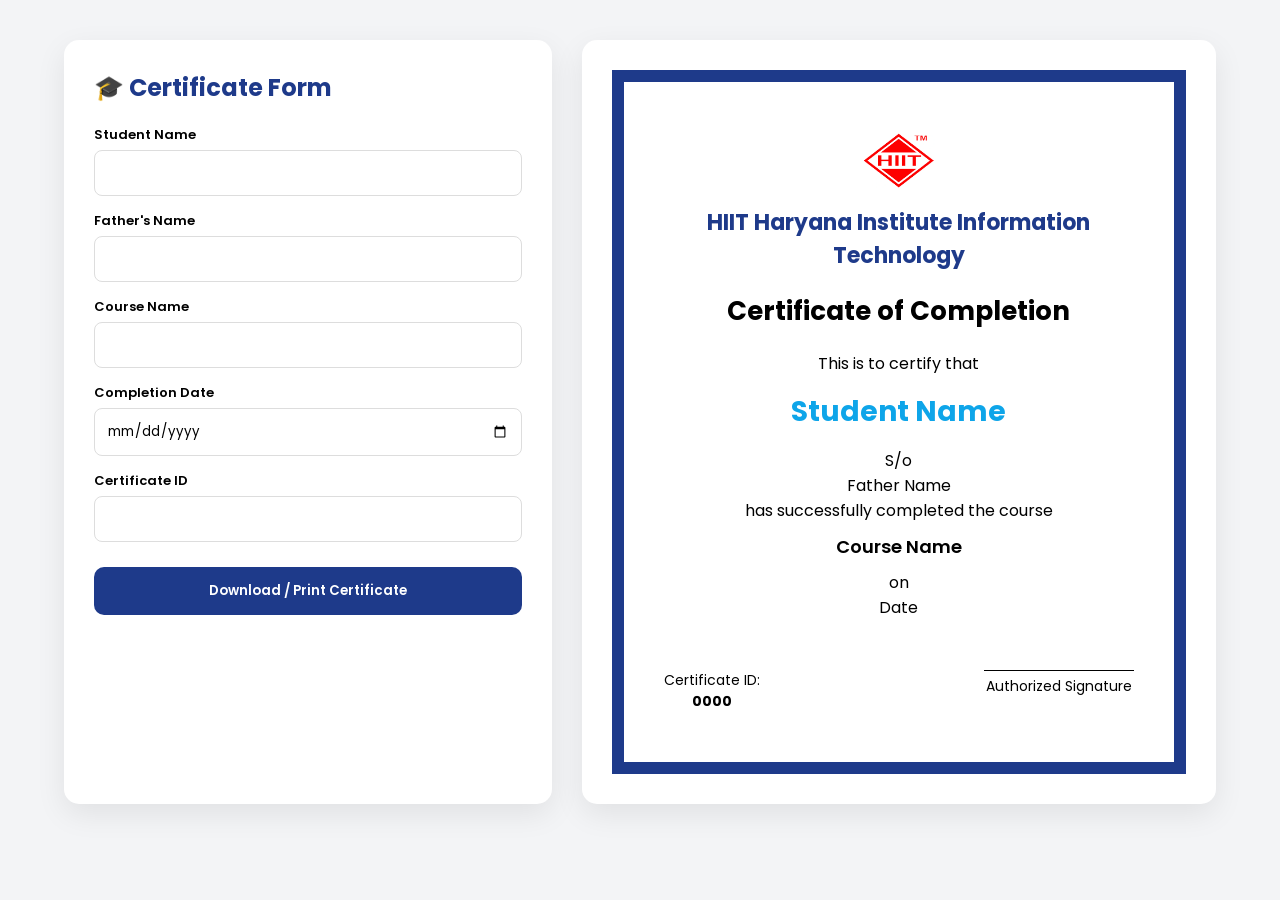
<file: certficate.html>
<!DOCTYPE html>
<html lang="en">
<head>
<meta charset="UTF-8">
<meta name="viewport" content="width=device-width, initial-scale=1.0">
<title>College Certificate Generator</title>
<link href="https://fonts.googleapis.com/css2?family=Poppins:wght@300;400;600;700&display=swap" rel="stylesheet">

<style>
:root{
    --primary:#1e3a8a;
    --accent:#0ea5e9;
    --bg:#f3f4f6;
}

*{margin:0;padding:0;box-sizing:border-box;font-family:'Poppins',sans-serif;}

body{
    background:var(--bg);
    padding:40px 5%;
}

.container{
    max-width:1200px;
    margin:auto;
    display:grid;
    grid-template-columns:1fr 1.3fr;
    gap:30px;
}

.form-box, .preview-box{
    background:white;
    padding:30px;
    border-radius:15px;
    box-shadow:0 10px 30px rgba(0,0,0,0.08);
}

h2{
    margin-bottom:20px;
    color:var(--primary);
}

.form-group{
    margin-bottom:15px;
}

label{
    font-size:13px;
    font-weight:600;
    display:block;
    margin-bottom:5px;
}

input{
    width:100%;
    padding:12px;
    border:1.5px solid #ddd;
    border-radius:8px;
}

input:focus{
    border-color:var(--accent);
    outline:none;
}

button{
    width:100%;
    padding:14px;
    border:none;
    border-radius:10px;
    background:var(--primary);
    color:white;
    font-weight:600;
    margin-top:10px;
    cursor:pointer;
}

button:hover{
    opacity:0.9;
}

/* CERTIFICATE DESIGN */

.certificate{
    border:12px solid var(--primary);
    padding:50px 40px;
    text-align:center;
    position:relative;
    background:#fff;
}

.logo{
    width:80px;
    margin-bottom:10px;
}

.college-name{
    font-size:22px;
    font-weight:700;
    color:var(--primary);
}

.cert-title{
    font-size:26px;
    font-weight:700;
    margin:20px 0;
}

.student-name{
    font-size:28px;
    font-weight:700;
    color:var(--accent);
    margin:15px 0;
}

.course-name{
    font-size:18px;
    font-weight:600;
    margin:10px 0;
}

.footer{
    display:flex;
    justify-content:space-between;
    margin-top:50px;
    font-size:14px;
}

.signature{
    border-top:1px solid #000;
    width:150px;
    margin:auto;
    padding-top:5px;
}

@media(max-width:900px){
    .container{
        grid-template-columns:1fr;
    }
}
</style>
</head>
<body>

<div class="container">

<div class="form-box">
<h2>🎓 Certificate Form</h2>

<div class="form-group">
<label>Student Name</label>
<input type="text" id="name" onkeyup="updateCert()">
</div>

<div class="form-group">
<label>Father's Name</label>
<input type="text" id="father" onkeyup="updateCert()">
</div>

<div class="form-group">
<label>Course Name</label>
<input type="text" id="course" onkeyup="updateCert()">
</div>

<div class="form-group">
<label>Completion Date</label>
<input type="date" id="date" onchange="updateCert()">
</div>

<div class="form-group">
<label>Certificate ID</label>
<input type="text" id="certid" onkeyup="updateCert()">
</div>

<button onclick="window.print()">Download / Print Certificate</button>

</div>


<div class="preview-box">
<div class="certificate" id="certificateArea">

<img src="logo.jpg" class="logo">

<div class="college-name">HIIT Haryana Institute Information Technology</div>

<div class="cert-title">Certificate of Completion</div>

<p>This is to certify that</p>

<div class="student-name" id="pname">Student Name</div>

<p>S/o</p>
<div id="pfather">Father Name</div>

<p>has successfully completed the course</p>

<div class="course-name" id="pcourse">Course Name</div>

<p>on</p>
<div id="pdate">Date</div>

<div class="footer">
<div>
Certificate ID:<br>
<b id="pid">0000</b>
</div>

<div>
<div class="signature">Authorized Signature</div>
</div>
</div>

</div>
</div>

</div>

<script>
function updateCert(){
    document.getElementById("pname").innerText =
        document.getElementById("name").value || "Student Name";

    document.getElementById("pfather").innerText =
        document.getElementById("father").value || "Father Name";

    document.getElementById("pcourse").innerText =
        document.getElementById("course").value || "Course Name";

    document.getElementById("pdate").innerText =
        document.getElementById("date").value || "Date";

    document.getElementById("pid").innerText =
        document.getElementById("certid").value || "0000";
}
</script>

</body>
</html>
</file>
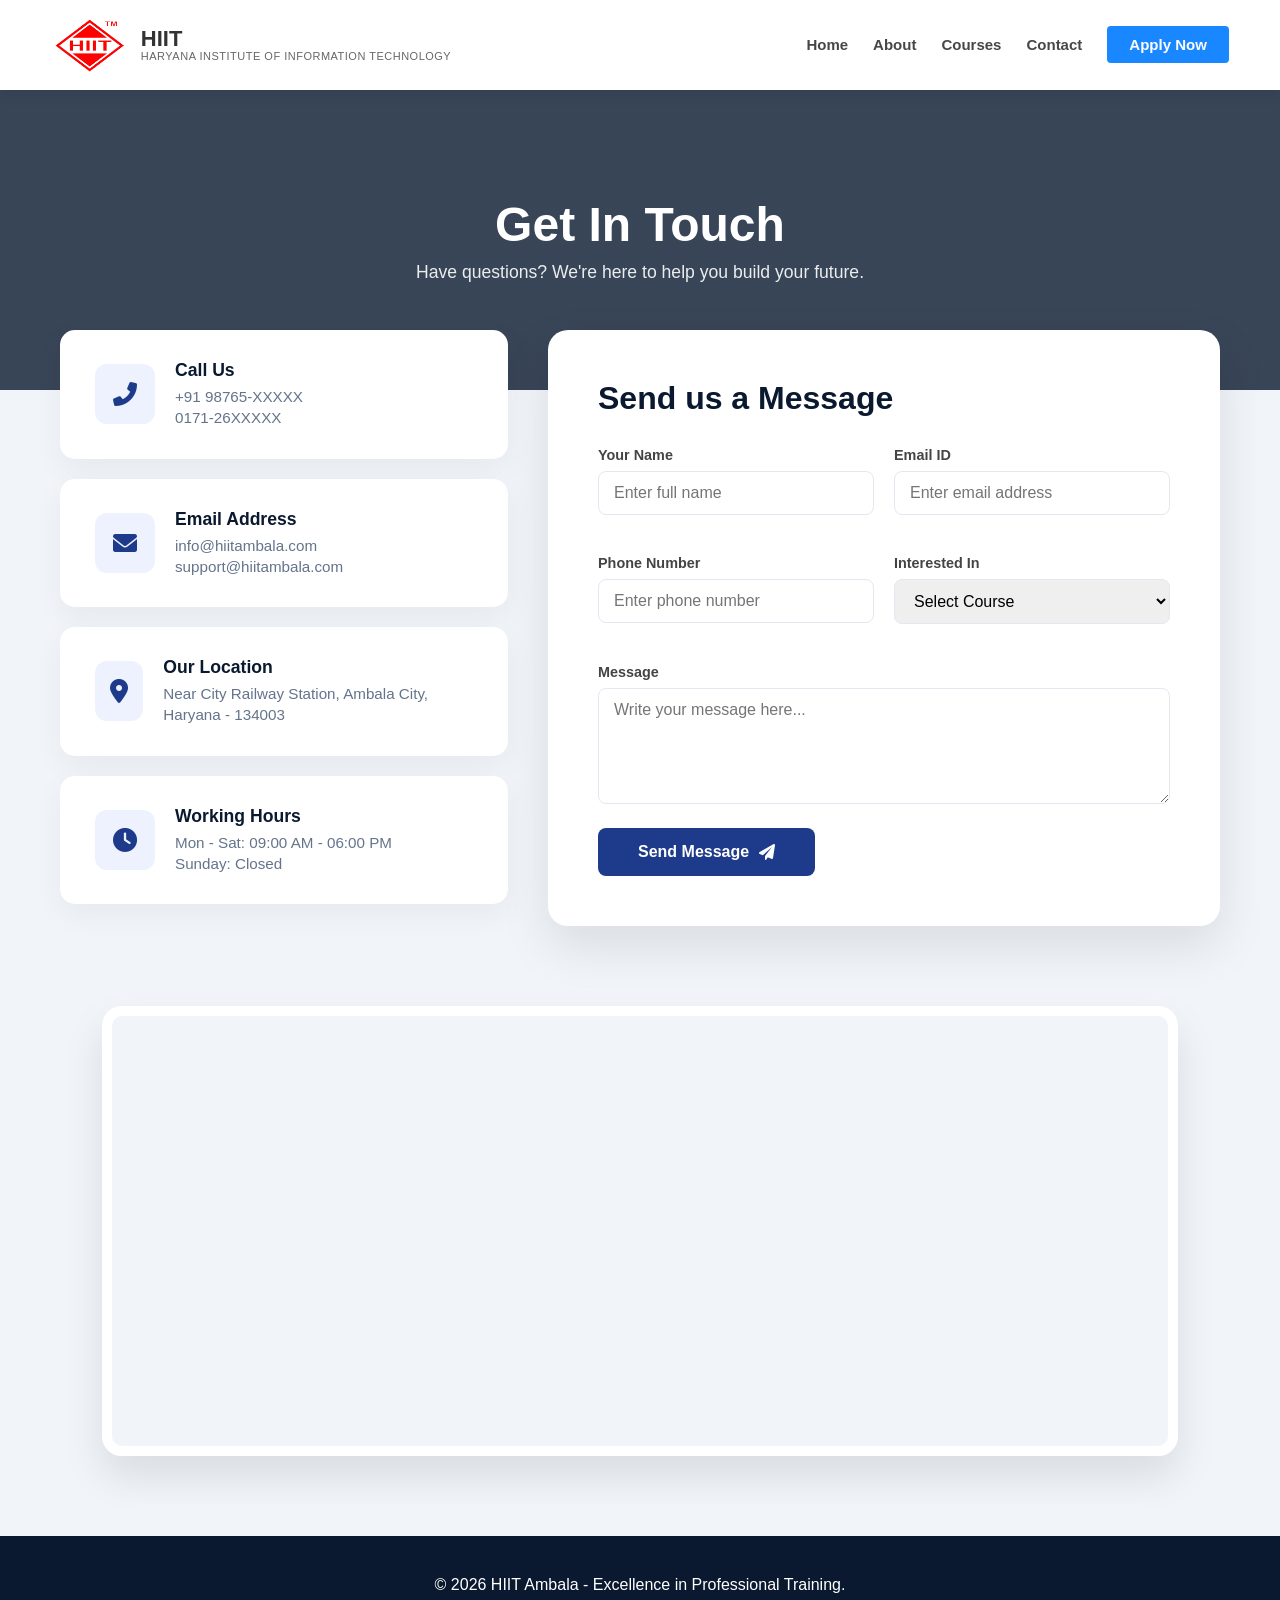
<file: contact.html>
<!DOCTYPE html>
<html lang="en">
<head>
    <meta charset="UTF-8">
    <meta name="viewport" content="width=device-width, initial-scale=1.0">
    <title>Contact Us | HIIT Ambala Institute</title>
    <link rel="stylesheet" href="https://cdnjs.cloudflare.com/ajax/libs/font-awesome/6.0.0/css/all.min.css">
    <style>
        :root {
            --navy: #0a192f;
            --blue: #1e3a8a;
            --light-blue: #3b82f6;
            --accent: #ef4444; /* Red for Student Section */
            --white: #ffffff;
            --gray: #64748b;
        }

        * { margin: 0; padding: 0; box-sizing: border-box; font-family: 'Segoe UI', sans-serif; }
        body { background-color: #f1f5f9; color: #333; }

        /* --- NAVIGATION --- */
        nav { background: var(--blue); padding: 15px 8%; display: flex; justify-content: space-between; align-items: center; color: white; position: sticky; top: 0; z-index: 1000; }
        .logo { font-weight: 800; font-size: 1.4rem; letter-spacing: 1px; }
        .nav-links { display: flex; list-style: none; gap: 20px; }
        .nav-links a { color: white; text-decoration: none; font-size: 0.9rem; font-weight: 500; opacity: 0.9; transition: 0.3s; }
        .nav-links a:hover { color: var(--light-blue); opacity: 1; }
        .btn-student { background: var(--accent); color: white; padding: 8px 18px; border-radius: 5px; font-weight: bold; text-decoration: none; }

        /* --- CONTACT HERO --- */
        .contact-hero {
            background: linear-gradient(rgba(10, 25, 47, 0.8), rgba(10, 25, 47, 0.8)), url('https://images.unsplash.com/photo-1423666639041-f56000c27a9a?q=80&w=2074&auto=format&fit=crop');
            background-size: cover; background-position: center;
            height: 300px; display: flex; flex-direction: column; align-items: center; justify-content: center; color: white; text-align: center;
        }
        .contact-hero h1 { font-size: 3rem; margin-bottom: 10px; }
        .contact-hero p { font-size: 1.1rem; opacity: 0.9; }

        /* --- CONTACT MAIN SECTION --- */
        .contact-container {
            max-width: 1200px; margin: -60px auto 80px; padding: 0 20px;
            display: grid; grid-template-columns: 1fr 1.5fr; gap: 40px;
        }

        /* --- LEFT SIDE: INFO CARDS --- */
        .info-panel { display: flex; flex-direction: column; gap: 20px; }
        .contact-card {
            background: white; padding: 30px; border-radius: 15px;
            box-shadow: 0 10px 30px rgba(0,0,0,0.05);
            display: flex; align-items: center; gap: 20px;
            transition: 0.4s ease; border-left: 5px solid transparent;
        }
        .contact-card:hover { transform: translateX(10px); border-left: 5px solid var(--blue); }
        .icon-box {
            width: 60px; height: 60px; background: #eef2ff; color: var(--blue);
            border-radius: 12px; display: flex; align-items: center; justify-content: center; font-size: 1.5rem;
        }
        .card-text h3 { font-size: 1.1rem; margin-bottom: 5px; color: var(--navy); }
        .card-text p { color: var(--gray); font-size: 0.95rem; line-height: 1.4; }

        /* --- RIGHT SIDE: FORM --- */
        .contact-form-wrap {
            background: white; padding: 50px; border-radius: 20px;
            box-shadow: 0 20px 50px rgba(0,0,0,0.1);
        }
        .contact-form-wrap h2 { margin-bottom: 30px; color: var(--navy); font-size: 2rem; }
        .form-row { display: grid; grid-template-columns: 1fr 1fr; gap: 20px; margin-bottom: 20px; }
        .input-group { margin-bottom: 20px; }
        .input-group label { display: block; margin-bottom: 8px; font-weight: 600; font-size: 0.9rem; color: #444; }
        .input-group input, .input-group select, .input-group textarea {
            width: 100%; padding: 12px 15px; border: 1px solid #e2e8f0; border-radius: 8px;
            outline: none; transition: 0.3s; font-size: 1rem;
        }
        .input-group input:focus, .input-group textarea:focus { border-color: var(--blue); box-shadow: 0 0 0 3px rgba(30, 58, 138, 0.1); }
        .btn-send {
            background: var(--blue); color: white; padding: 15px 40px; border: none;
            border-radius: 8px; font-weight: bold; font-size: 1rem; cursor: pointer;
            transition: 0.3s; display: flex; align-items: center; gap: 10px;
        }
        .btn-send:hover { background: var(--navy); transform: translateY(-2px); }

        /* --- MAP SECTION --- */
        .map-section { padding: 0 8% 80px; }
        .map-frame {
            width: 100%; height: 450px; border-radius: 20px; overflow: hidden;
            box-shadow: 0 20px 40px rgba(0,0,0,0.1); border: 10px solid white;
        }

        /* --- RESPONSIVE --- */
        @media (max-width: 992px) {
            .contact-container { grid-template-columns: 1fr; margin-top: 40px; }
            .form-row { grid-template-columns: 1fr; }
        }

        /* --- Navbar Styling --- */
.main-nav {
    display: flex;
    justify-content: space-between;
    align-items: center;
    padding: 10px 4%;
    background: #ffffff; /* White Theme */
    box-shadow: 0 2px 15px rgba(0,0,0,0.1);
    height: 90px;
    position: sticky;
    top: 0;
    z-index: 1000;
}

/* --- Logo & Institute Name --- */
.logo-link {
    display: flex;
    align-items: center;
    text-decoration: none;
    gap: 12px;
}

.logo-link img { height: 55px; }

.logo-text { display: flex; flex-direction: column; }

.hiit-title {
    font-size: 22px;
    font-weight: 800;
    color: #333;
    line-height: 1;
}

.full-name {
    font-size: 11px;
    color: #666;
    text-transform: uppercase;
    letter-spacing: 0.5px;
}

/* --- Menu Links --- */
.nav-links { display: flex; list-style: none; gap: 25px; }
.nav-links a {
    text-decoration: none;
    color: #333;
    font-weight: 600;
    font-size: 15px;
    transition: 0.3s;
}
.nav-links a:hover { color: #007bff; }

/* --- Blue Apply Button --- */
.apply-btn {
    background: #007bff; /* Royal Blue */
    color: #fff !important;
    padding: 10px 22px;
    border-radius: 4px;
    font-weight: 700;
    text-decoration: none;
    transition: 0.3s;
}
.apply-btn:hover { background: #0056b3; }

/* --- Hamburger Menu --- */
.hamburger {
    display: none;
    cursor: pointer;
    flex-direction: column;
    gap: 6px;
}
.hamburger span {
    width: 28px;
    height: 3px;
    background: #333;
    transition: 0.4s;
}

/* --- Mobile Responsive (992px) --- */
@media screen and (max-width: 992px) {
    .full-name { display: none; } /* Mobile par sirf HIIT dikhega space ke liye */
    
    .desktop-only { display: none; }
    
    .hamburger { display: flex; }

    .nav-links {
        position: fixed;
        right: -100%;
        top: 0;
        height: 100vh;
        width: 100%;
        background: rgba(255, 255, 255, 0.98);
        flex-direction: column;
        justify-content: center;
        align-items: center;
        transition: 0.5s ease;
    }

    .nav-links.active { right: 0; }
    
    .nav-links li { margin: 20px 0; }
    
    .nav-links a { font-size: 22px; }
}

/* Hamburger Animation (X) */
.toggle .line1 { transform: rotate(-45deg) translate(-6px, 6px); }
.toggle .line2 { opacity: 0; }
.toggle .line3 { transform: rotate(45deg) translate(-6px, -6px); }
    </style>
</head>
<body>

    <nav class="main-nav">
    <div class="logo-area">
        <a href="index.html" class="logo-link">
            <img src="logo.jpg" alt="HIIT Logo">
            <div class="logo-text">
                <span class="hiit-title">HIIT</span>
                <span class="full-name">Haryana Institute of Information Technology</span>
            </div>
        </a>
    </div>

    <ul class="nav-links" id="navMenu">
        <li><a href="index.html">Home</a></li>
        <li><a href="about.html">About</a></li>
        <li><a href="courses.html">Courses</a></li>
        <li><a href="contact.html">Contact</a></li>
        <li class="mobile-only"><a href="#" class="apply-btn">Apply Now</a></li>
    </ul>

        
        <div class="hamburger" id="hamburger">
            <span class="line1"></span>
            <span class="line2"></span>
            <span class="line3"></span>
        </div>
    </div>
</nav>
    <section class="contact-hero">
        <h1>Get In Touch</h1>
        <p>Have questions? We're here to help you build your future.</p>
    </section>

    <section class="contact-container">
        
        <div class="info-panel">
            <div class="contact-card">
                <div class="icon-box"><i class="fas fa-phone-alt"></i></div>
                <div class="card-text">
                    <h3>Call Us</h3>
                    <p>+91 98765-XXXXX</p>
                    <p>0171-26XXXXX</p>
                </div>
            </div>

            <div class="contact-card">
                <div class="icon-box"><i class="fas fa-envelope"></i></div>
                <div class="card-text">
                    <h3>Email Address</h3>
                    <p>info@hiitambala.com</p>
                    <p>support@hiitambala.com</p>
                </div>
            </div>

            <div class="contact-card">
                <div class="icon-box"><i class="fas fa-map-marker-alt"></i></div>
                <div class="card-text">
                    <h3>Our Location</h3>
                    <p>Near City Railway Station, Ambala City, Haryana - 134003</p>
                </div>
            </div>

            <div class="contact-card">
                <div class="icon-box"><i class="fas fa-clock"></i></div>
                <div class="card-text">
                    <h3>Working Hours</h3>
                    <p>Mon - Sat: 09:00 AM - 06:00 PM</p>
                    <p>Sunday: Closed</p>
                </div>
            </div>
        </div>

        <div class="contact-form-wrap">
            <h2>Send us a Message</h2>
            <form>
                <div class="form-row">
                    <div class="input-group">
                        <label>Your Name</label>
                        <input type="text" placeholder="Enter full name" required>
                    </div>
                    <div class="input-group">
                        <label>Email ID</label>
                        <input type="email" placeholder="Enter email address" required>
                    </div>
                </div>

                <div class="form-row">
                    <div class="input-group">
                        <label>Phone Number</label>
                        <input type="text" placeholder="Enter phone number" required>
                    </div>
                    <div class="input-group">
                        <label>Interested In</label>
                        <select>
                            <option>Select Course</option>
                            <option>Cosmetology</option>
                            <option>Digital Marketing</option>
                            <option>Software Development</option>
                            <option>Franchise Query</option>
                        </select>
                    </div>
                </div>

                <div class="input-group">
                    <label>Message</label>
                    <textarea rows="5" placeholder="Write your message here..."></textarea>
                </div>

                <button type="submit" class="btn-send">
                    Send Message <i class="fas fa-paper-plane"></i>
                </button>
            </form>
        </div>

    </section>

    <section class="map-section">
        <div class="map-frame">
            <iframe src="https://www.google.com/maps/embed?pb=!1m18!1m12!1m3!1d55034.40698115623!2d76.73356616016147!3d30.37517173161049!2m3!1f0!2f0!3f0!3m2!1i1024!2i768!4f13.1!3m3!1m2!1s0x390fb64299b8f27d%3A0x675841444158485a!2sAmbala%2C%20Haryana!5e0!3m2!1sen!2sin!4v1700000000000!5m2!1sen!2sin" 
            width="100%" height="100%" style="border:0;" allowfullscreen="" loading="lazy"></iframe>
        </div>
    </section>

    <footer style="background: var(--navy); color: white; padding: 40px; text-align: center;">
        <p>&copy; 2026 HIIT Ambala - Excellence in Professional Training.</p>
    </footer>

    <script>
    const burger = document.getElementById('hamburger');
    const nav = document.getElementById('navMenu');

    burger.addEventListener('click', () => {
        nav.classList.toggle('active'); // Menu slide karega
        burger.classList.toggle('toggle'); // 3 lines X banengi
    });
</script>

</body>
</html>
</file>
